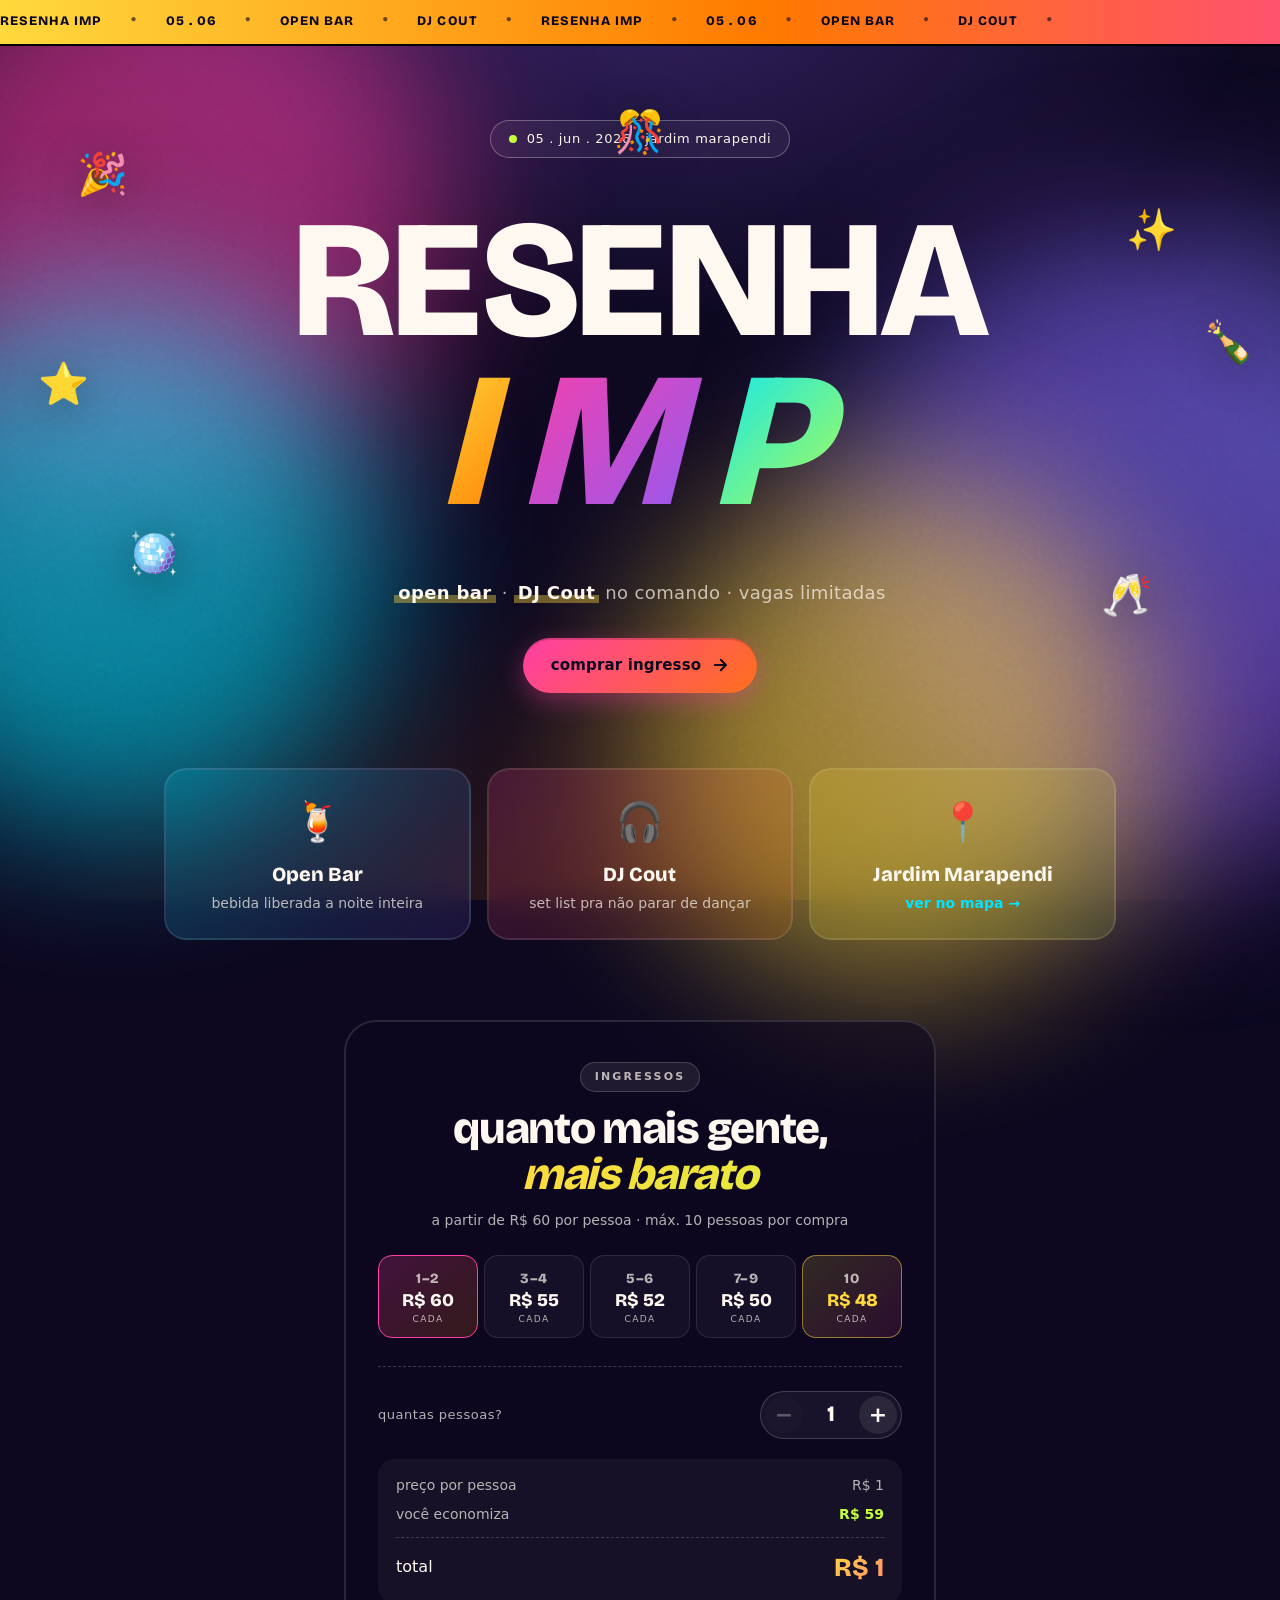
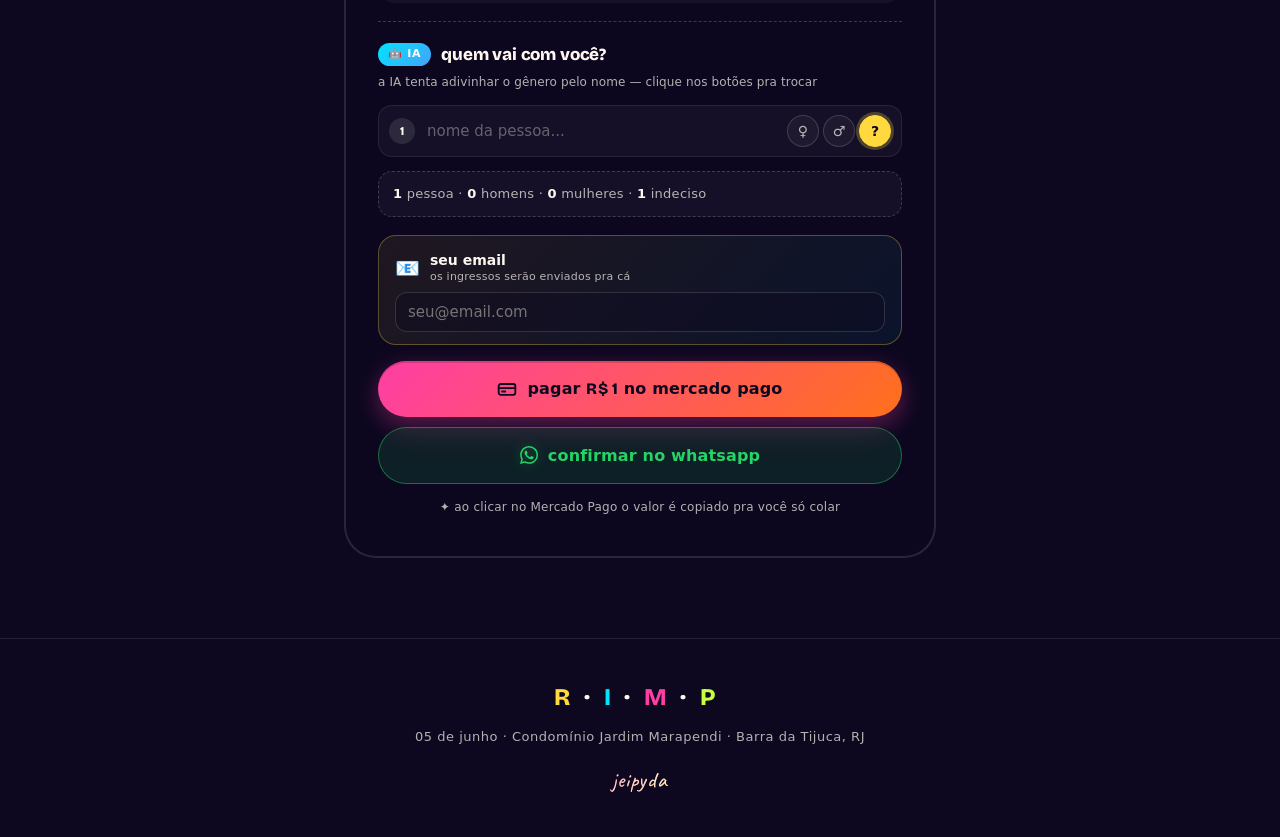
<file: index.html>
<!DOCTYPE html>
<html lang="pt-BR">
<head>
<meta charset="UTF-8" />
<meta name="viewport" content="width=device-width, initial-scale=1.0" />
<meta name="description" content="RESENHA IMP — 5 de junho · Jardim Marapendi · Open Bar · DJ Cout" />
<title>RESENHA IMP · 05.06</title>
<link rel="preconnect" href="https://fonts.googleapis.com" />
<link rel="preconnect" href="https://fonts.gstatic.com" crossorigin />
<link href="https://fonts.googleapis.com/css2?family=Bricolage+Grotesque:opsz,wght@12..96,400;12..96,600;12..96,800&family=Space+Grotesque:wght@400;500;700&family=Caveat:wght@500;700&display=swap" rel="stylesheet" />
<link rel="stylesheet" href="styles.css" />
</head>
<body>

<!-- BLOBS DE FUNDO -->
<div class="blob blob-1"></div>
<div class="blob blob-2"></div>
<div class="blob blob-3"></div>
<div class="blob blob-4"></div>
<div class="grain"></div>

<!-- TICKER -->
<div class="ticker">
  <div class="ticker-track">
    <span>RESENHA IMP</span><span class="dot">●</span>
    <span>05 . 06</span><span class="dot">●</span>
    <span>OPEN BAR</span><span class="dot">●</span>
    <span>DJ COUT</span><span class="dot">●</span>
    <span>RESENHA IMP</span><span class="dot">●</span>
    <span>05 . 06</span><span class="dot">●</span>
    <span>OPEN BAR</span><span class="dot">●</span>
    <span>DJ COUT</span><span class="dot">●</span>
  </div>
</div>

<!-- HERO -->
<header class="hero">
  <div class="floaters" aria-hidden="true">
    <span class="floater" style="--top: 14%; --left: 6%;  --d: 0s;">🎉</span>
    <span class="floater" style="--top: 22%; --left: 88%; --d: 0.6s;">✨</span>
    <span class="floater" style="--top: 68%; --left: 10%; --d: 1.2s;">🪩</span>
    <span class="floater" style="--top: 74%; --left: 86%; --d: 1.8s;">🥂</span>
    <span class="floater" style="--top: 8%;  --left: 48%; --d: 2.4s;">🎊</span>
    <span class="floater" style="--top: 44%; --left: 3%;  --d: 3s;">⭐</span>
    <span class="floater" style="--top: 38%; --left: 94%; --d: 3.6s;">🍾</span>
  </div>

  <div class="hero-tag">
    <span class="pulse"></span>
    <span>05 . jun . 2026 · jardim marapendi</span>
  </div>

  <h1 class="hero-title">
    <span class="word">RE</span><span class="word">SE</span><span class="word">NHA</span>
    <span class="hero-imp">
      <span class="imp-letter l1">I</span><span class="imp-letter l2">M</span><span class="imp-letter l3">P</span>
    </span>
  </h1>

  <p class="hero-sub">
    <strong>open bar</strong> · <strong>DJ Cout</strong> no comando · vagas limitadas
  </p>

  <div class="hero-cta">
    <a href="#ingressos" class="btn btn-primary">
      <span>comprar ingresso</span>
      <svg viewBox="0 0 24 24" width="18" height="18" fill="none" stroke="currentColor" stroke-width="2.5" stroke-linecap="round" stroke-linejoin="round"><path d="M5 12h14M13 5l7 7-7 7"/></svg>
    </a>
  </div>
</header>

<!-- HIGHLIGHTS COMPACTOS -->
<section class="highlights">
  <div class="hl-card hl-bar">
    <div class="hl-emoji">🍹</div>
    <h3>Open Bar</h3>
    <p>bebida liberada a noite inteira</p>
  </div>
  <div class="hl-card hl-dj">
    <div class="hl-emoji">🎧</div>
    <h3>DJ Cout</h3>
    <p>set list pra não parar de dançar</p>
  </div>
  <div class="hl-card hl-place">
    <div class="hl-emoji">📍</div>
    <h3>Jardim Marapendi</h3>
    <p><a href="https://www.google.com/maps/search/?api=1&query=Condomínio+Jardim+Marapendi+Barra+da+Tijuca" target="_blank" rel="noopener">ver no mapa →</a></p>
  </div>
</section>

<!-- INGRESSOS -->
<section class="tix" id="ingressos">
  <div class="tix-card">
    <span class="kicker">ingressos</span>
    <h2>quanto mais gente, <em>mais barato</em></h2>
    <p class="tix-sub">a partir de R$ 60 por pessoa · máx. 10 pessoas por compra</p>

    <!-- FAIXAS DE PREÇO POR PESSOA -->
    <div class="tier-grid">
      <div class="tier"><span class="tier-n">1–2</span><span class="tier-pp">R$ 60</span><span class="tier-each">cada</span></div>
      <div class="tier"><span class="tier-n">3–4</span><span class="tier-pp">R$ 55</span><span class="tier-each">cada</span></div>
      <div class="tier"><span class="tier-n">5–6</span><span class="tier-pp">R$ 52</span><span class="tier-each">cada</span></div>
      <div class="tier"><span class="tier-n">7–9</span><span class="tier-pp">R$ 50</span><span class="tier-each">cada</span></div>
      <div class="tier tier-best"><span class="tier-n">10</span><span class="tier-pp">R$ 48</span><span class="tier-each">cada</span></div>
    </div>

    <!-- CALCULADORA -->
    <div class="calc">
      <div class="calc-row">
        <span class="calc-label">quantas pessoas?</span>
        <div class="counter">
          <button type="button" class="cbtn" id="minus" aria-label="diminuir">−</button>
          <span class="count" id="qty">1</span>
          <button type="button" class="cbtn" id="plus" aria-label="aumentar">+</button>
        </div>
      </div>

      <div class="calc-break">
        <div class="brk"><span>preço por pessoa</span><span id="perPerson">R$ 60</span></div>
        <div class="brk brk-disc"><span>você economiza</span><span id="discount">R$ 0</span></div>
        <div class="brk brk-total"><span>total</span><span id="total">R$ 60</span></div>
      </div>

      <!-- LISTA DE NOMES + IA DE GÊNERO -->
      <div class="names-block">
        <div class="names-head">
          <span class="ai-tag">🤖 IA</span>
          <span class="names-title">quem vai com você?</span>
        </div>
        <p class="names-hint">a IA tenta adivinhar o gênero pelo nome — clique nos botões pra trocar</p>
        <div class="names-list" id="namesList"></div>
        <div class="names-summary" id="namesSummary">—</div>
      </div>

      <!-- EMAIL — pra receber os ingressos -->
      <div class="email-block">
        <label class="email-label" for="buyerEmail">
          <span class="email-icon">📧</span>
          <span class="email-text">
            <strong>seu email</strong>
            <small>os ingressos serão enviados pra cá</small>
          </span>
        </label>
        <input type="email" id="buyerEmail" class="email-input" placeholder="seu@email.com" autocomplete="email" required inputmode="email" />
        <span class="email-error" id="emailError" hidden>email inválido</span>
      </div>

      <div class="pay-stack">
        <button type="button" class="btn btn-primary big" onclick="pagarMP()">
          <svg viewBox="0 0 24 24" width="20" height="20" fill="none" stroke="currentColor" stroke-width="2.2" stroke-linecap="round" stroke-linejoin="round"><rect x="2" y="6" width="20" height="13" rx="2.5"/><path d="M2 11h20"/><path d="M6 15h4"/></svg>
          <span>pagar <strong id="mpAmount">R$ 60</strong> no mercado pago</span>
        </button>
        <button type="button" class="btn btn-wa big" onclick="comprar()">
          <svg viewBox="0 0 24 24" width="18" height="18" fill="currentColor"><path d="M20.52 3.48A11.78 11.78 0 0 0 12.06 0C5.5 0 .17 5.32.17 11.88c0 2.09.55 4.13 1.59 5.93L0 24l6.35-1.66a11.86 11.86 0 0 0 5.7 1.45h.01c6.55 0 11.88-5.33 11.88-11.88 0-3.17-1.23-6.15-3.42-8.43Zm-8.46 18.27a9.85 9.85 0 0 1-5.02-1.37l-.36-.21-3.77.99 1.01-3.67-.23-.38a9.86 9.86 0 1 1 18.27-5.23c0 5.43-4.41 9.87-9.9 9.87Zm5.42-7.39c-.3-.15-1.76-.87-2.03-.97s-.47-.15-.67.15-.77.97-.94 1.17c-.17.2-.35.22-.65.07-.3-.15-1.25-.46-2.38-1.47-.88-.78-1.47-1.74-1.64-2.04-.17-.3-.02-.46.13-.61.13-.13.3-.35.45-.52.15-.17.2-.3.3-.5.1-.2.05-.37-.02-.52-.07-.15-.67-1.62-.92-2.21-.24-.58-.49-.5-.67-.51l-.57-.01c-.2 0-.52.07-.79.37-.27.3-1.04 1.02-1.04 2.49 0 1.47 1.07 2.89 1.22 3.09.15.2 2.1 3.21 5.09 4.5.71.31 1.27.5 1.7.64.71.23 1.36.2 1.87.12.57-.08 1.76-.72 2.01-1.41.25-.69.25-1.28.17-1.41-.07-.13-.27-.2-.57-.35Z"/></svg>
          <span>confirmar no whatsapp</span>
        </button>
      </div>

      <p class="pay-tip">✦ ao clicar no Mercado Pago o valor é copiado pra você só colar</p>
    </div>
  </div>
</section>

<!-- TOAST -->
<div class="toast" id="toast"></div>

<!-- FOOTER -->
<footer class="footer">
  <div class="footer-mark">
    <span>R</span><span>·</span><span>I</span><span>·</span><span>M</span><span>·</span><span>P</span>
  </div>
  <p>05 de junho · Condomínio Jardim Marapendi · Barra da Tijuca, RJ</p>
  <p class="footer-signature">jeipyda</p>
</footer>

<script src="script.js"></script>
</body>
</html>
</file>
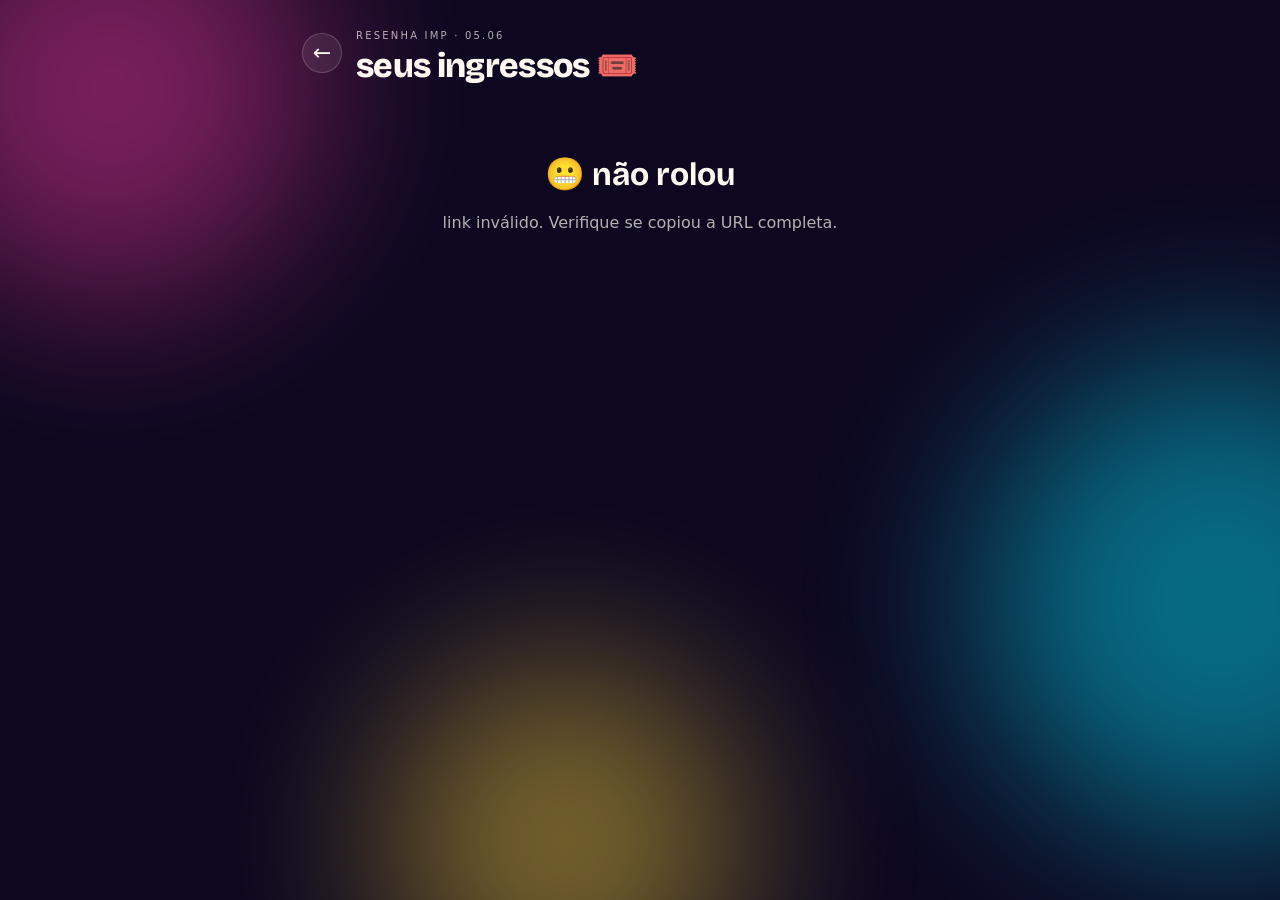
<file: ingresso.html>
<!DOCTYPE html>
<html lang="pt-BR">
<head>
<meta charset="UTF-8" />
<meta name="viewport" content="width=device-width, initial-scale=1.0" />
<meta name="robots" content="noindex,nofollow" />
<title>Seus Ingressos · RESENHA IMP</title>
<link rel="preconnect" href="https://fonts.googleapis.com" />
<link rel="preconnect" href="https://fonts.gstatic.com" crossorigin />
<link href="https://fonts.googleapis.com/css2?family=Bricolage+Grotesque:opsz,wght@12..96,400;12..96,600;12..96,800&family=Space+Grotesque:wght@400;500;700&display=swap" rel="stylesheet" />
<link rel="stylesheet" href="/ingresso.css" />
</head>
<body>

<div class="blob blob-1"></div>
<div class="blob blob-2"></div>
<div class="blob blob-3"></div>

<header class="t-header">
  <a href="/" class="back" aria-label="voltar">←</a>
  <div class="t-title">
    <span class="kicker">RESENHA IMP · 05.06</span>
    <h1>seus ingressos 🎟️</h1>
  </div>
</header>

<div class="t-loader" id="loader">
  <div class="spinner"></div>
  <p>buscando seus ingressos...</p>
</div>

<div class="t-error" id="error" hidden>
  <h2>😬 não rolou</h2>
  <p id="errorMsg">não encontramos ingressos com esse link.</p>
</div>

<main class="t-list" id="ticketList" hidden></main>

<footer class="t-footer" id="footer" hidden>
  <p class="t-note">💾 <strong>salve essa página!</strong> clique em cada pessoa pra ver o QR code dela. Esse link é vitalício e só você tem ele.</p>
  <div class="t-actions">
    <button class="btn" id="copyLink">copiar link</button>
    <button class="btn" id="waLink">mandar pro whatsapp</button>
  </div>
  <div class="t-meta">
    <span id="stats"></span>
  </div>
</footer>

<div class="toast" id="toast"></div>

<script src="/ingresso.js"></script>
</body>
</html>
</file>
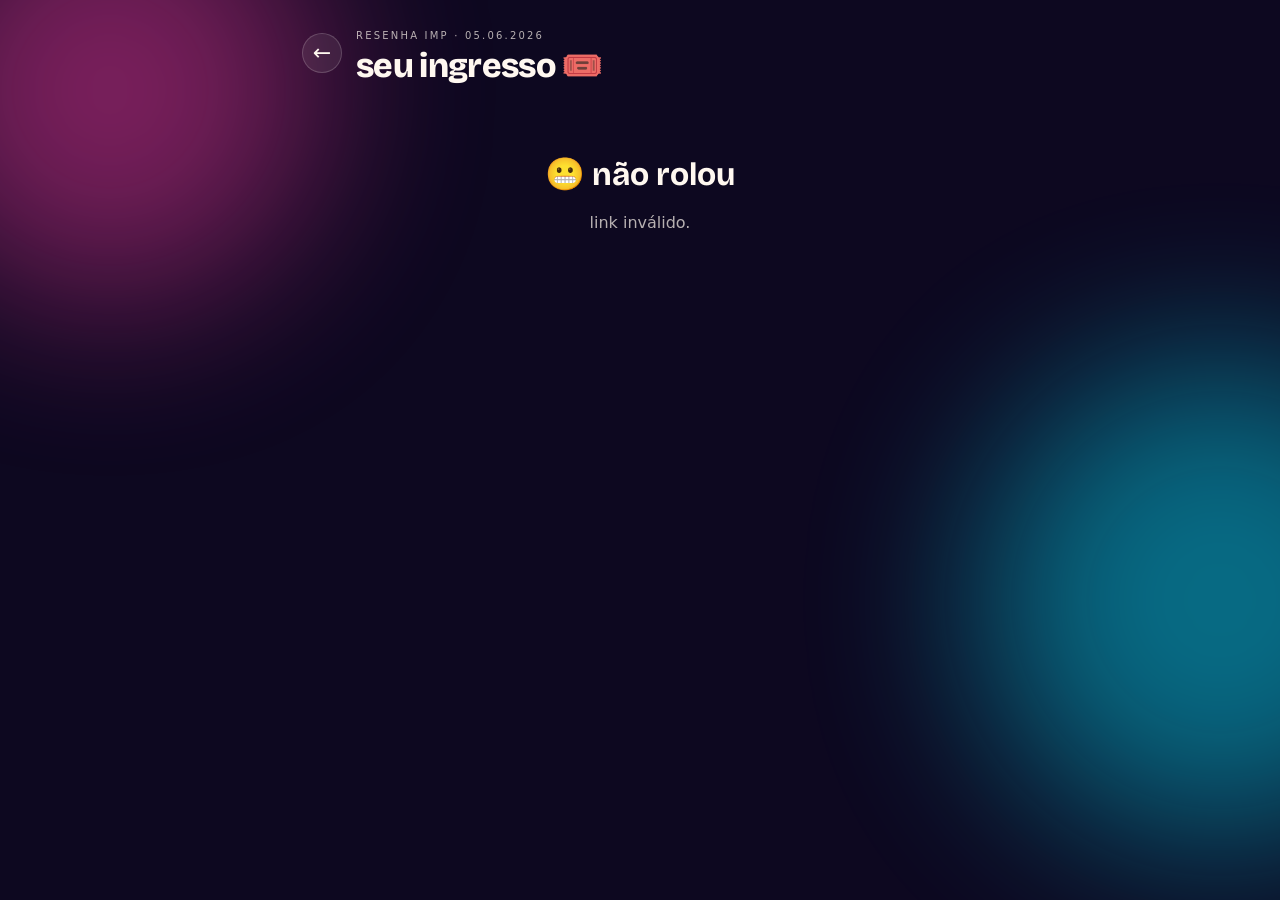
<file: ticket.html>
<!DOCTYPE html>
<html lang="pt-BR">
<head>
<meta charset="UTF-8" />
<meta name="viewport" content="width=device-width, initial-scale=1.0" />
<meta name="robots" content="noindex,nofollow" />
<title>Seu ingresso · RESENHA IMP</title>
<link rel="preconnect" href="https://fonts.googleapis.com" />
<link rel="preconnect" href="https://fonts.gstatic.com" crossorigin />
<link href="https://fonts.googleapis.com/css2?family=Bricolage+Grotesque:opsz,wght@12..96,400;12..96,600;12..96,800&family=Space+Grotesque:wght@400;500;700&display=swap" rel="stylesheet" />
<link rel="stylesheet" href="/ingresso.css" />
<link rel="stylesheet" href="/ticket.css" />
</head>
<body>

<div class="blob blob-1"></div>
<div class="blob blob-2"></div>

<header class="t-header">
  <a href="#" id="backToGroup" class="back" aria-label="voltar">←</a>
  <div class="t-title">
    <span class="kicker">RESENHA IMP · 05.06.2026</span>
    <h1>seu ingresso 🎟️</h1>
  </div>
</header>

<div class="t-loader" id="loader">
  <div class="spinner"></div>
  <p>buscando seu ingresso...</p>
</div>

<div class="t-error" id="error" hidden>
  <h2>😬 não rolou</h2>
  <p id="errorMsg">não encontramos esse ingresso.</p>
</div>

<main class="single-ticket" id="single" hidden>
  <div class="big-qr-wrap">
    <div class="big-qr" id="qrBox">
      <img id="qrImg" alt="QR" loading="eager" />
      <div class="qr-refresh-overlay" id="qrRefreshOverlay" hidden>
        <div class="qr-spinner"></div>
      </div>
    </div>
    <div class="big-status" id="status">✓ válido</div>
    <div class="qr-countdown" id="countdown">
      <div class="qr-countdown-bar" id="countdownBar"></div>
      <span class="qr-countdown-text" id="countdownText">🔄 renova em 10s</span>
    </div>
  </div>

  <div class="big-info">
    <h2 id="name">—</h2>
    <span class="gender-pill" id="gender">—</span>
    <div class="ticket-code" id="code">—</div>
  </div>

  <div class="big-where">
    <div class="where-line"><strong>quando</strong> 5 de junho · sex · 20h</div>
    <div class="where-line"><strong>onde</strong> Condomínio Jardim Marapendi</div>
  </div>

  <p class="big-note">💾 salve essa página · mostre o QR na entrada</p>

  <div class="big-actions">
    <button class="btn" id="copyLink">copiar link</button>
    <button class="btn" id="waLink">mandar pro whatsapp</button>
    <a class="btn btn-ghost" id="seeGroup" href="#">ver todos do grupo</a>
  </div>
</main>

<div class="toast" id="toast"></div>

<script src="/ticket.js"></script>
</body>
</html>
</file>
<file: styles.css>
/* ============================================
   RESENHA IMP — STYLES
============================================ */

:root {
  --pink: #ff3ea5;
  --yellow: #ffd93d;
  --cyan: #00e5ff;
  --purple: #8b5cf6;
  --orange: #ff7a00;
  --lime: #c5ff3d;
  --bg: #0d0820;
  --ink: #fff8f0;
  --ink-soft: rgba(255, 248, 240, 0.7);
}

* { box-sizing: border-box; margin: 0; padding: 0; }

/* garante que [hidden] funcione mesmo em elementos com display:flex/block/inline-block */
[hidden] { display: none !important; }

/* evita zoom acidental ao dar dois toques rápidos em botões/inputs */
button, a, .btn, .cbtn, input, select, textarea {
  touch-action: manipulation;
  -webkit-tap-highlight-color: transparent;
}

/* RESPEITA acessibilidade: se o usuário pediu menos animação, mata tudo */
@media (prefers-reduced-motion: reduce) {
  *, *::before, *::after {
    animation-duration: 0.01ms !important;
    animation-iteration-count: 1 !important;
    transition-duration: 0.05ms !important;
  }
  .sparkle, .blob, .floater, .grain, .cursor-glow { display: none !important; }
}

html { scroll-behavior: smooth; }

body {
  font-family: 'Space Grotesque', -apple-system, system-ui, sans-serif;
  background: var(--bg);
  color: var(--ink);
  overflow-x: hidden;
  position: relative;
  min-height: 100vh;
  line-height: 1.5;
}

/* gradientes ambientes em pseudo-elemento FIXED — funciona no mobile (background-attachment:fixed é bugado no iOS) */
body::before {
  content: '';
  position: fixed;
  inset: 0;
  z-index: 0;
  pointer-events: none;
  background:
    radial-gradient(ellipse 80% 60% at 50% 0%,   rgba(139, 92, 246, 0.28), transparent 60%),
    radial-gradient(ellipse 70% 50% at 0% 50%,   rgba(255, 62, 165, 0.18), transparent 60%),
    radial-gradient(ellipse 70% 50% at 100% 50%, rgba(0, 229, 255, 0.16), transparent 60%),
    radial-gradient(ellipse 80% 60% at 50% 100%, rgba(255, 122, 0, 0.14), transparent 60%);
}

/* ===== BLOBS DE FUNDO ===== */
.blob {
  position: fixed;
  border-radius: 50%;
  filter: blur(80px);
  opacity: 0.55;
  z-index: 0;
  pointer-events: none;
  will-change: transform;
}
/* blobs ESCALAM com o viewport pra ficar proporcionais em qualquer tela */
.blob-1 { width: clamp(380px, 45vw, 900px); height: clamp(380px, 45vw, 900px); background: var(--pink);   top: -10%; left: -10%;  animation: float 18s ease-in-out infinite; }
.blob-2 { width: clamp(420px, 50vw, 1000px); height: clamp(420px, 50vw, 1000px); background: var(--purple); top: 25%;  right: -15%; animation: float 22s ease-in-out infinite reverse; }
.blob-3 { width: clamp(360px, 42vw, 850px); height: clamp(360px, 42vw, 850px); background: var(--cyan);   bottom: 8%; left: -12%;  animation: float 20s ease-in-out infinite; animation-delay: -5s; }
.blob-4 { width: clamp(340px, 40vw, 800px); height: clamp(340px, 40vw, 800px); background: var(--yellow); bottom: -10%; right: 10%; animation: float 24s ease-in-out infinite reverse; animation-delay: -8s; }

@keyframes float {
  0%, 100% { transform: translate(0, 0) scale(1); }
  33% { transform: translate(60px, -40px) scale(1.08); }
  66% { transform: translate(-40px, 60px) scale(0.95); }
}

/* ===== GRÃO ===== */
.grain {
  position: fixed;
  inset: 0;
  z-index: 1;
  pointer-events: none;
  opacity: 0.08;
  mix-blend-mode: overlay;
  background-image: url("data:image/svg+xml,%3Csvg viewBox='0 0 200 200' xmlns='http://www.w3.org/2000/svg'%3E%3Cfilter id='n'%3E%3CfeTurbulence type='fractalNoise' baseFrequency='0.9' numOctaves='3'/%3E%3C/filter%3E%3Crect width='100%25' height='100%25' filter='url(%23n)'/%3E%3C/svg%3E");
}

/* ===== TICKER ===== */
.ticker {
  position: relative;
  z-index: 5;
  background: linear-gradient(90deg, var(--yellow), var(--orange), var(--pink), var(--purple), var(--cyan), var(--yellow));
  background-size: 300% 100%;
  animation: hueShift 8s linear infinite;
  border-bottom: 2px solid #000;
  overflow: hidden;
  padding: 12px 0;
}

@keyframes hueShift {
  to { background-position: 300% 0; }
}

.ticker-track {
  display: flex;
  gap: 28px;
  white-space: nowrap;
  animation: tick 24s linear infinite;
  font-family: 'Bricolage Grotesque', sans-serif;
  font-weight: 800;
  letter-spacing: 0.08em;
  font-size: 13px;
  color: #0d0820;
  text-transform: uppercase;
}
.ticker-track .dot { font-size: 10px; opacity: 0.6; }

@keyframes tick {
  to { transform: translateX(-50%); }
}

/* ===== HERO ===== */
.hero {
  position: relative;
  z-index: 2;
  min-height: 78vh;
  display: flex;
  flex-direction: column;
  align-items: center;
  justify-content: center;
  padding: 50px 24px 30px;
  text-align: center;
}

.hero-tag {
  display: inline-flex;
  align-items: center;
  gap: 10px;
  padding: 8px 18px;
  border: 1.5px solid rgba(255, 248, 240, 0.3);
  border-radius: 100px;
  backdrop-filter: blur(12px);
  background: rgba(255, 248, 240, 0.05);
  font-size: 13px;
  letter-spacing: 0.05em;
  margin-bottom: 28px;
  text-transform: lowercase;
}
.pulse {
  width: 8px; height: 8px;
  background: var(--lime);
  border-radius: 50%;
  box-shadow: 0 0 0 0 var(--lime);
  animation: pulse 2s infinite;
}
@keyframes pulse {
  0% { box-shadow: 0 0 0 0 rgba(197, 255, 61, 0.6); }
  70% { box-shadow: 0 0 0 12px rgba(197, 255, 61, 0); }
  100% { box-shadow: 0 0 0 0 rgba(197, 255, 61, 0); }
}

.hero-title {
  position: relative;
  z-index: 2;
  font-family: 'Bricolage Grotesque', sans-serif;
  font-weight: 800;
  font-size: clamp(56px, 13vw, 184px);
  line-height: 0.9;
  letter-spacing: -0.02em;
  margin-bottom: 22px;
  text-transform: uppercase;
  padding: 0.12em 0.04em;
}
.word {
  display: inline-block;
  color: var(--ink);
  padding: 0 0.01em;
  transition: transform 0.4s cubic-bezier(.2,.8,.2,1);
  animation: letterIn 0.8s cubic-bezier(.34,1.56,.64,1) backwards;
}
.word:nth-of-type(1) { animation-delay: 0.05s; }
.word:nth-of-type(2) { animation-delay: 0.15s; }
.word:nth-of-type(3) { animation-delay: 0.25s; }
.word:hover { transform: translateY(-10px) rotate(-3deg); }

.hero-imp {
  display: block;
  margin-top: -0.05em;
  font-size: 1.15em;
  letter-spacing: 0;
  padding: 0 0.04em;
  animation: impWobble 8s ease-in-out infinite;
}
@keyframes impWobble {
  0%, 100% { transform: rotate(0); }
  25% { transform: rotate(-1deg); }
  75% { transform: rotate(1deg); }
}

.imp-letter {
  display: inline-block;
  font-style: italic;
  padding: 0.05em 0.18em 0.05em 0.05em;
  margin-right: -0.05em;
  background-size: 200% 200%;
  -webkit-background-clip: text;
  background-clip: text;
  color: transparent;
  animation: shine 3s ease-in-out infinite, letterIn 0.8s cubic-bezier(.34,1.56,.64,1) backwards;
  transition: transform 0.3s;
}
.l1 { background-image: linear-gradient(135deg, var(--yellow), var(--orange), var(--pink)); animation-delay: 0s, 0.5s; }
.l2 { background-image: linear-gradient(135deg, var(--pink), var(--purple), var(--cyan));   animation-delay: 0.4s, 0.6s; }
.l3 { background-image: linear-gradient(135deg, var(--cyan), var(--lime), var(--yellow));   animation-delay: 0.8s, 0.7s; }

@keyframes shine {
  0%, 100% { background-position: 0% 50%; }
  50% { background-position: 100% 50%; }
}
@keyframes letterIn {
  from { opacity: 0; transform: translateY(60px) scale(0.6) rotate(-12deg); }
  to   { opacity: 1; transform: translateY(0)    scale(1)   rotate(0); }
}

/* ===== FLOATERS (decorações flutuantes) ===== */
.floaters {
  position: absolute;
  inset: 0;
  pointer-events: none;
  z-index: 1;
  overflow: hidden;
}
.floater {
  position: absolute;
  top: var(--top);
  left: var(--left);
  font-size: clamp(22px, 3.2vw, 42px);
  filter: drop-shadow(0 8px 22px rgba(0, 0, 0, 0.35));
  animation: floatBob 6s ease-in-out infinite;
  animation-delay: var(--d);
  will-change: transform;
}
@keyframes floatBob {
  0%, 100% { transform: translateY(0) rotate(-10deg) scale(1); }
  50%      { transform: translateY(-32px) rotate(14deg) scale(1.1); }
}

.hero-sub {
  font-size: clamp(15px, 1.8vw, 18px);
  max-width: 520px;
  color: var(--ink-soft);
  margin-bottom: 32px;
  letter-spacing: 0.02em;
}
.hero-sub strong {
  color: var(--ink);
  font-weight: 700;
  background: linear-gradient(180deg, transparent 60%, rgba(255, 217, 61, 0.4) 60%);
  padding: 0 4px;
}

.hero-cta {
  display: flex;
  gap: 14px;
  flex-wrap: wrap;
  justify-content: center;
}

.btn {
  display: inline-flex;
  align-items: center;
  gap: 10px;
  padding: 16px 28px;
  border-radius: 100px;
  font-weight: 600;
  font-size: 15px;
  text-decoration: none;
  cursor: pointer;
  border: none;
  font-family: inherit;
  transition: transform 0.25s cubic-bezier(.2,.8,.2,1), box-shadow 0.25s;
  letter-spacing: 0.01em;
}
.btn-primary {
  position: relative;
  background: linear-gradient(135deg, var(--pink), var(--orange) 60%, var(--yellow));
  background-size: 200% 200%;
  color: #0d0820;
  box-shadow: 0 8px 24px rgba(255, 62, 165, 0.35), 0 2px 0 rgba(0,0,0,0.15) inset;
  animation: btnShine 4s ease-in-out infinite;
}
@keyframes btnShine {
  0%, 100% { background-position: 0% 50%; }
  50%      { background-position: 100% 50%; }
}
.btn-primary:hover {
  transform: translateY(-3px) scale(1.02);
  box-shadow: 0 14px 32px rgba(255, 62, 165, 0.5);
}
.btn-primary:not(.big) svg { animation: arrowBob 1.6s ease-in-out infinite; }
@keyframes arrowBob {
  0%, 100% { transform: translateX(0); }
  50%      { transform: translateX(4px); }
}

.btn.big {
  width: 100%;
  justify-content: center;
  padding: 18px;
  font-size: 16px;
}
.btn-primary.big {
  animation: btnGlow 3s ease-in-out infinite, btnShine 4s ease-in-out infinite;
}
@keyframes btnGlow {
  0%, 100% { box-shadow: 0 8px 24px rgba(255, 62, 165, 0.35), 0 2px 0 rgba(0,0,0,0.15) inset; }
  50%      { box-shadow: 0 14px 44px rgba(255, 62, 165, 0.65), 0 0 60px rgba(255, 217, 61, 0.35), 0 2px 0 rgba(0,0,0,0.15) inset; }
}

/* ===== CAMPO DE EMAIL ===== */
.email-block {
  margin-bottom: 16px;
  padding: 16px 16px 12px;
  border-radius: 18px;
  background: linear-gradient(135deg, rgba(255, 217, 61, 0.08), rgba(0, 229, 255, 0.06));
  border: 1.5px solid rgba(255, 217, 61, 0.3);
}
.email-label {
  display: flex;
  align-items: center;
  gap: 10px;
  margin-bottom: 8px;
  cursor: pointer;
}
.email-icon { font-size: 20px; }
.email-text { display: flex; flex-direction: column; line-height: 1.2; }
.email-text strong { font-size: 14px; color: var(--ink); font-weight: 700; }
.email-text small { font-size: 11px; color: var(--ink-soft); letter-spacing: 0.02em; margin-top: 2px; }
.email-input {
  width: 100%;
  padding: 10px 12px;
  border-radius: 12px;
  border: 1.5px solid rgba(255, 248, 240, 0.15);
  background: rgba(13, 8, 32, 0.4);
  color: var(--ink);
  font-family: inherit;
  font-size: 15px;
  transition: border-color 0.2s, background 0.2s;
}
.email-input:focus {
  outline: none;
  border-color: var(--yellow);
  background: rgba(13, 8, 32, 0.6);
}
.email-input.invalid {
  border-color: var(--pink);
  background: rgba(255, 62, 165, 0.06);
}
.email-error {
  display: inline-block;
  margin-top: 6px;
  font-size: 12px;
  color: var(--pink);
  font-weight: 600;
}

/* ===== STACK DE PAGAMENTO + WHATSAPP ===== */
.pay-stack {
  display: flex;
  flex-direction: column;
  gap: 10px;
  margin-bottom: 14px;
}
.btn-primary.big strong {
  font-weight: 800;
  font-family: 'Bricolage Grotesque', sans-serif;
  letter-spacing: 0.01em;
}
#mpAmount.bump {
  display: inline-block;
  animation: popTotal 0.4s cubic-bezier(.34,1.56,.64,1);
}

.btn-wa {
  background: rgba(37, 211, 102, 0.12);
  color: #25D366;
  border: 1.5px solid rgba(37, 211, 102, 0.45);
  backdrop-filter: blur(10px);
  transition: background 0.25s, transform 0.25s, box-shadow 0.25s;
}
.btn-wa:hover {
  background: rgba(37, 211, 102, 0.22);
  transform: translateY(-3px);
  box-shadow: 0 10px 28px rgba(37, 211, 102, 0.25);
}
.btn-wa svg {
  filter: drop-shadow(0 0 6px rgba(37, 211, 102, 0.4));
}

.pay-tip {
  font-size: 12px;
  color: var(--ink-soft);
  text-align: center;
  letter-spacing: 0.02em;
  margin-top: 4px;
}

/* ===== BLOCO DE NOMES + IA (INLINE) ===== */
.names-block {
  border-top: 1px dashed rgba(255, 248, 240, 0.2);
  padding-top: 20px;
  margin-top: 6px;
  margin-bottom: 18px;
  text-align: left;
}
.names-head {
  display: flex;
  align-items: center;
  gap: 10px;
  margin-bottom: 6px;
}
.names-title {
  font-family: 'Bricolage Grotesque', sans-serif;
  font-weight: 800;
  font-size: 17px;
  letter-spacing: -0.01em;
  color: var(--ink);
}
.names-hint {
  font-size: 12px;
  color: var(--ink-soft);
  margin-bottom: 14px;
  letter-spacing: 0.01em;
}
.ai-tag {
  display: inline-block;
  padding: 3px 10px;
  border-radius: 100px;
  background: linear-gradient(135deg, var(--cyan), var(--purple));
  background-size: 200% 200%;
  color: white;
  font-size: 11px;
  font-weight: 700;
  letter-spacing: 0.06em;
  text-transform: uppercase;
  animation: shine 3s ease-in-out infinite;
}

.names-list {
  display: flex;
  flex-direction: column;
  gap: 8px;
  margin-bottom: 14px;
}
.name-row {
  display: flex;
  align-items: center;
  gap: 8px;
  padding: 8px 10px;
  border-radius: 14px;
  background: rgba(255, 248, 240, 0.04);
  border: 1.5px solid rgba(255, 248, 240, 0.08);
  transition: border-color 0.25s, background 0.25s;
  flex-wrap: wrap;
  animation: rowIn 0.45s cubic-bezier(.34,1.56,.64,1);
}
@keyframes rowIn {
  from { opacity: 0; transform: translateY(-12px) scale(0.96); }
  to   { opacity: 1; transform: translateY(0)     scale(1); }
}
.name-row:focus-within {
  border-color: rgba(255, 62, 165, 0.45);
  background: rgba(255, 62, 165, 0.05);
}

.name-num {
  width: 26px;
  height: 26px;
  border-radius: 50%;
  background: rgba(255, 248, 240, 0.1);
  color: var(--ink);
  font-family: 'Bricolage Grotesque', sans-serif;
  font-weight: 800;
  font-size: 12px;
  display: flex;
  align-items: center;
  justify-content: center;
  flex-shrink: 0;
}
.name-input {
  flex: 1;
  min-width: 100px;
  padding: 8px 4px;
  background: transparent;
  border: none;
  color: var(--ink);
  font-family: inherit;
  font-size: 15px;
}
.name-input:focus { outline: none; }
.name-input::placeholder { color: rgba(255, 248, 240, 0.35); }

.ai-mark {
  display: inline-flex;
  align-items: center;
  font-size: 11px;
  color: var(--cyan);
  opacity: 0;
  transition: opacity 0.3s;
  flex-shrink: 0;
}
.name-row.predicted .ai-mark { opacity: 0.85; }
.name-row.manual   .ai-mark { opacity: 0; }

.gender-pills {
  display: flex;
  gap: 4px;
  flex-shrink: 0;
}
.gp {
  width: 32px;
  height: 32px;
  border-radius: 50%;
  border: 1.5px solid rgba(255, 248, 240, 0.16);
  background: rgba(255, 248, 240, 0.04);
  color: var(--ink-soft);
  font-size: 14px;
  font-weight: 700;
  cursor: pointer;
  transition: all 0.25s cubic-bezier(.34,1.56,.64,1);
  font-family: inherit;
  display: flex;
  align-items: center;
  justify-content: center;
  padding: 0;
}
.gp:hover { transform: scale(1.1); border-color: rgba(255, 248, 240, 0.4); }

.gp[data-g="F"].active { background: var(--pink);   color: white;   border-color: var(--pink);   box-shadow: 0 0 0 3px rgba(255, 62, 165, 0.25); }
.gp[data-g="M"].active { background: var(--cyan);   color: #0d0820; border-color: var(--cyan);   box-shadow: 0 0 0 3px rgba(0, 229, 255, 0.25); }
.gp[data-g="?"].active { background: var(--yellow); color: #0d0820; border-color: var(--yellow); box-shadow: 0 0 0 3px rgba(255, 217, 61, 0.25); }
.gp.active { animation: gpPop 0.4s cubic-bezier(.34,1.56,.64,1); }
@keyframes gpPop {
  0%   { transform: scale(1); }
  50%  { transform: scale(1.25); }
  100% { transform: scale(1); }
}

.names-summary {
  padding: 12px 14px;
  border-radius: 14px;
  background: rgba(255, 248, 240, 0.04);
  border: 1px dashed rgba(255, 248, 240, 0.18);
  font-size: 13px;
  color: var(--ink-soft);
  margin-bottom: 16px;
  letter-spacing: 0.02em;
}
.names-summary strong { color: var(--ink); font-weight: 700; }

@media (max-width: 480px) {
  .name-row { padding: 8px; }
  .gp { width: 28px; height: 28px; font-size: 13px; }
}

/* ===== BOTÃO LOADING ===== */
.btn.loading {
  position: relative;
  color: transparent !important;
  pointer-events: none;
}
.btn.loading svg { opacity: 0; }
.btn.loading::after {
  content: '';
  position: absolute;
  top: 50%;
  left: 50%;
  width: 22px;
  height: 22px;
  margin: -11px 0 0 -11px;
  border: 2.5px solid rgba(13, 8, 32, 0.25);
  border-top-color: #0d0820;
  border-radius: 50%;
  animation: spin 0.7s linear infinite;
}
@keyframes spin {
  to { transform: rotate(360deg); }
}

/* ===== BANNER DE SUCESSO (após pagamento) ===== */
.success-banner {
  position: fixed;
  inset: 0;
  z-index: 2000;
  display: flex;
  align-items: center;
  justify-content: center;
  padding: 20px;
  background: rgba(13, 8, 32, 0.85);
  backdrop-filter: blur(10px);
  animation: fadeIn 0.4s ease-out;
}
@keyframes fadeIn { from { opacity: 0; } to { opacity: 1; } }

.sb-card {
  position: relative;
  width: min(540px, 100%);
  padding: 40px 28px 28px;
  border-radius: 26px;
  background: linear-gradient(160deg, rgba(255, 62, 165, 0.2), rgba(13, 8, 32, 0.95) 40%, rgba(0, 229, 255, 0.18));
  border: 2px solid rgba(255, 217, 61, 0.4);
  box-shadow: 0 24px 60px rgba(0,0,0,0.5), 0 0 80px rgba(255, 62, 165, 0.25);
  text-align: center;
  animation: sbIn 0.5s cubic-bezier(.34,1.56,.64,1);
}
@keyframes sbIn {
  from { opacity: 0; transform: translateY(40px) scale(0.94); }
  to   { opacity: 1; transform: translateY(0) scale(1); }
}
.sb-emoji { font-size: 56px; margin-bottom: 10px; animation: bounce 1.6s ease-in-out infinite; }
@keyframes bounce {
  0%, 100% { transform: translateY(0); }
  50% { transform: translateY(-10px); }
}
.sb-card h2 {
  font-family: 'Bricolage Grotesque', sans-serif;
  font-size: clamp(26px, 4.5vw, 38px);
  font-weight: 800;
  margin-bottom: 10px;
  letter-spacing: -0.02em;
  background: linear-gradient(135deg, var(--yellow), var(--lime));
  -webkit-background-clip: text;
  background-clip: text;
  color: transparent;
}
.sb-card > p {
  color: var(--ink-soft);
  font-size: 14px;
  margin-bottom: 18px;
}
.sb-card strong { color: var(--yellow); }
.sb-url {
  padding: 12px 14px;
  border-radius: 12px;
  background: rgba(13, 8, 32, 0.6);
  border: 1px dashed rgba(255, 217, 61, 0.45);
  font-family: monospace;
  font-size: 13px;
  word-break: break-all;
  margin-bottom: 18px;
  color: var(--yellow);
}
.sb-actions {
  display: flex;
  flex-direction: column;
  gap: 10px;
}
.sb-actions .btn { width: 100%; justify-content: center; padding: 14px; font-size: 14px; }
.sb-close {
  position: absolute;
  top: 12px; right: 14px;
  width: 32px; height: 32px;
  border-radius: 50%;
  border: none;
  background: rgba(255, 248, 240, 0.08);
  color: var(--ink);
  font-size: 22px;
  line-height: 1;
  cursor: pointer;
  transition: all 0.2s;
}
.sb-close:hover { background: var(--pink); color: white; transform: rotate(90deg); }

/* ===== TOAST ===== */
.toast {
  position: fixed;
  bottom: 28px;
  left: 50%;
  transform: translate(-50%, 110%);
  padding: 12px 22px;
  background: var(--lime);
  color: #0d0820;
  font-weight: 700;
  font-size: 14px;
  letter-spacing: 0.02em;
  border-radius: 100px;
  z-index: 1000;
  opacity: 0;
  pointer-events: none;
  box-shadow: 0 12px 30px rgba(197, 255, 61, 0.4);
  transition: transform 0.5s cubic-bezier(.34,1.56,.64,1), opacity 0.3s;
}
.toast.show {
  opacity: 1;
  transform: translate(-50%, 0);
}

/* ===== HIGHLIGHTS ===== */
.highlights {
  position: relative;
  z-index: 2;
  padding: 20px 24px 60px;
  display: grid;
  grid-template-columns: repeat(auto-fit, minmax(220px, 1fr));
  gap: 16px;
  max-width: 1000px;
  margin: 0 auto;
}
.hl-card {
  padding: 24px 22px;
  border-radius: 22px;
  border: 2px solid rgba(255, 248, 240, 0.1);
  backdrop-filter: blur(14px);
  text-align: center;
  transition: transform 0.4s cubic-bezier(.2,.8,.2,1);
}
.hl-card { animation: cardFloat 5s ease-in-out infinite; }
.hl-card:nth-child(1) { animation-delay: 0s; }
.hl-card:nth-child(2) { animation-delay: 0.6s; }
.hl-card:nth-child(3) { animation-delay: 1.2s; }
@keyframes cardFloat {
  0%, 100% { transform: translateY(0); }
  50%      { transform: translateY(-6px); }
}
.hl-card:hover {
  transform: translateY(-10px) rotate(-1deg) scale(1.03);
  animation-play-state: paused;
}
.hl-bar { background: linear-gradient(135deg, rgba(0, 229, 255, 0.18), rgba(139, 92, 246, 0.12)); }
.hl-dj { background: linear-gradient(135deg, rgba(255, 62, 165, 0.18), rgba(255, 122, 0, 0.12)); }
.hl-place { background: linear-gradient(135deg, rgba(255, 217, 61, 0.18), rgba(197, 255, 61, 0.12)); }

.hl-emoji {
  font-size: 38px;
  margin-bottom: 8px;
  display: inline-block;
  transition: transform 0.4s;
}
.hl-card:hover .hl-emoji { transform: rotate(-12deg) scale(1.1); }
.hl-card h3 {
  font-family: 'Bricolage Grotesque', sans-serif;
  font-size: 20px;
  font-weight: 800;
  margin-bottom: 4px;
}
.hl-card p { color: var(--ink-soft); font-size: 14px; }
.hl-card a { color: var(--cyan); text-decoration: none; font-weight: 600; }
.hl-card a:hover { text-decoration: underline; }

/* ===== INGRESSOS ===== */
.tix {
  position: relative;
  z-index: 2;
  padding: 20px 24px 80px;
  max-width: 640px;
  margin: 0 auto;
}
.tix-card {
  padding: 40px 32px;
  border-radius: 32px;
  border: 2px solid rgba(255, 248, 240, 0.12);
  background: rgba(13, 8, 32, 0.55);
  backdrop-filter: blur(20px);
  text-align: center;
}

.kicker {
  display: inline-block;
  font-size: 11px;
  font-weight: 700;
  letter-spacing: 0.2em;
  text-transform: uppercase;
  padding: 6px 14px;
  border-radius: 100px;
  background: rgba(255, 248, 240, 0.08);
  border: 1px solid rgba(255, 248, 240, 0.18);
  margin-bottom: 14px;
  color: var(--ink-soft);
}

.tix h2 {
  font-family: 'Bricolage Grotesque', sans-serif;
  font-size: clamp(28px, 4.5vw, 44px);
  font-weight: 800;
  line-height: 1.05;
  letter-spacing: -0.03em;
}
.tix h2 em {
  display: inline-block;
  font-style: italic;
  padding: 0 0.18em 0 0.04em;
  margin-right: -0.1em;
  background: linear-gradient(135deg, var(--yellow), var(--lime));
  -webkit-background-clip: text;
  background-clip: text;
  color: transparent;
}
.tix-sub {
  color: var(--ink-soft);
  font-size: 14px;
  margin: 12px 0 24px;
}

/* faixas de preço */
.tier-grid {
  display: grid;
  grid-template-columns: repeat(5, 1fr);
  gap: 6px;
  margin-bottom: 28px;
}
.tier {
  padding: 12px 4px 10px;
  border-radius: 14px;
  background: rgba(255, 248, 240, 0.04);
  border: 1.5px solid rgba(255, 248, 240, 0.1);
  display: flex;
  flex-direction: column;
  align-items: center;
  gap: 2px;
  transition: all 0.3s;
}
.tier-n {
  font-family: 'Bricolage Grotesque', sans-serif;
  font-weight: 800;
  font-size: 14px;
  letter-spacing: 0.04em;
  color: var(--ink-soft);
  text-transform: uppercase;
}
.tier-pp {
  font-family: 'Bricolage Grotesque', sans-serif;
  font-weight: 800;
  font-size: 18px;
  color: var(--ink);
  line-height: 1.1;
}
.tier-each {
  font-size: 9px;
  letter-spacing: 0.16em;
  text-transform: uppercase;
  color: var(--ink-soft);
}
.tier-best {
  background: linear-gradient(135deg, rgba(255, 217, 61, 0.16), rgba(255, 62, 165, 0.12));
  border-color: rgba(255, 217, 61, 0.5);
}
.tier-best .tier-pp { color: var(--yellow); }
.tier.active {
  background: linear-gradient(135deg, rgba(255, 62, 165, 0.22), rgba(255, 122, 0, 0.16));
  border-color: var(--pink);
  animation: tierWiggle 0.7s cubic-bezier(.34,1.56,.64,1);
  box-shadow: 0 0 0 0 rgba(255, 62, 165, 0.4);
}
.tier.active .tier-pp {
  color: var(--ink);
  animation: bumpPrice 0.5s ease-out;
}
@keyframes tierWiggle {
  0%   { transform: scale(1) rotate(0); }
  30%  { transform: scale(1.12) rotate(-3deg); }
  60%  { transform: scale(1.08) rotate(3deg); }
  100% { transform: scale(1.05) rotate(0); }
}
@keyframes bumpPrice {
  0%   { transform: scale(1); }
  50%  { transform: scale(1.25); }
  100% { transform: scale(1); }
}

/* calculadora */
.calc {
  text-align: left;
  border-top: 1px dashed rgba(255, 248, 240, 0.2);
  padding-top: 24px;
}
.calc-row {
  display: flex;
  align-items: center;
  justify-content: space-between;
  margin-bottom: 20px;
  flex-wrap: wrap;
  gap: 12px;
}
.calc-label {
  font-size: 13px;
  letter-spacing: 0.04em;
  text-transform: lowercase;
  color: var(--ink-soft);
}

.counter {
  display: flex;
  align-items: center;
  gap: 10px;
  background: rgba(255, 248, 240, 0.05);
  border: 1.5px solid rgba(255, 248, 240, 0.18);
  border-radius: 100px;
  padding: 4px;
}
.cbtn {
  width: 38px; height: 38px;
  border-radius: 50%;
  border: none;
  background: rgba(255, 248, 240, 0.08);
  color: var(--ink);
  font-size: 22px;
  font-weight: 700;
  cursor: pointer;
  transition: all 0.2s;
  display: flex;
  align-items: center;
  justify-content: center;
  font-family: inherit;
}
.cbtn:hover { background: var(--pink); color: #0d0820; transform: scale(1.05); }
.cbtn:disabled { opacity: 0.3; cursor: not-allowed; transform: none; background: rgba(255, 248, 240, 0.05); color: var(--ink); }
.count {
  font-family: 'Bricolage Grotesque', sans-serif;
  font-weight: 800;
  font-size: 22px;
  min-width: 36px;
  text-align: center;
  color: var(--ink);
}

.calc-break {
  background: rgba(255, 248, 240, 0.04);
  border-radius: 16px;
  padding: 16px 18px;
  margin-bottom: 18px;
  display: flex;
  flex-direction: column;
  gap: 8px;
}
.brk {
  display: flex;
  justify-content: space-between;
  align-items: center;
  font-size: 14px;
  color: var(--ink-soft);
}
.brk-disc span:last-child { color: var(--lime); font-weight: 700; }
.brk-total {
  border-top: 1px dashed rgba(255, 248, 240, 0.18);
  padding-top: 10px;
  margin-top: 4px;
  font-size: 16px;
  color: var(--ink);
}
.brk-total span:last-child {
  font-family: 'Bricolage Grotesque', sans-serif;
  font-weight: 800;
  font-size: 26px;
  background: linear-gradient(135deg, var(--yellow), var(--pink));
  background-size: 200% 200%;
  -webkit-background-clip: text;
  background-clip: text;
  color: transparent;
  display: inline-block;
  animation: shine 3s ease-in-out infinite;
}
.brk-total span:last-child.pop {
  animation: shine 3s ease-in-out infinite, popTotal 0.5s cubic-bezier(.34,1.56,.64,1);
}
@keyframes popTotal {
  0%   { transform: scale(1); }
  50%  { transform: scale(1.18); }
  100% { transform: scale(1); }
}
.brk-pp { font-size: 12px; opacity: 0.7; }

/* ===== CONFETE / PARTÍCULAS ===== */
.particle {
  position: fixed;
  width: 8px;
  height: 8px;
  background: var(--c);
  border-radius: 2px;
  pointer-events: none;
  z-index: 999;
  animation: burst 0.9s ease-out forwards;
  will-change: transform, opacity;
}
@keyframes burst {
  0%   { transform: translate(0, 0) rotate(0); opacity: 1; }
  100% { transform: translate(var(--tx), var(--ty)) rotate(var(--r)); opacity: 0; }
}

/* ===== FOOTER ===== */
.footer {
  position: relative;
  z-index: 2;
  text-align: center;
  padding: 40px 24px;
  border-top: 1px solid rgba(255, 248, 240, 0.1);
}
.footer-mark {
  font-family: 'Bricolage Grotesque', sans-serif;
  font-weight: 800;
  font-size: 24px;
  letter-spacing: 0.4em;
  margin-bottom: 12px;
  display: flex;
  justify-content: center;
  gap: 4px;
}
.footer-mark span:nth-child(1) { color: var(--yellow); }
.footer-mark span:nth-child(3) { color: var(--cyan); }
.footer-mark span:nth-child(5) { color: var(--pink); }
.footer-mark span:nth-child(7) { color: var(--lime); }
.footer p {
  color: var(--ink-soft);
  font-size: 13px;
  letter-spacing: 0.04em;
}

.footer-signature {
  margin-top: 18px !important;
  font-family: 'Caveat', 'Bricolage Grotesque', cursive;
  font-size: 22px !important;
  letter-spacing: 0.04em !important;
  background: linear-gradient(135deg, var(--pink), var(--yellow), var(--cyan));
  background-size: 200% 200%;
  -webkit-background-clip: text;
  background-clip: text;
  color: transparent;
  animation: shine 4s ease-in-out infinite;
  display: inline-block;
  padding: 0 0.1em;
}

/* ============================================
   EFEITOS EXTRAS
============================================ */

/* ----- SPARKLES aleatórios pela página ----- */
.sparkle {
  position: fixed;
  width: 6px;
  height: 6px;
  pointer-events: none;
  z-index: 4;
  background: var(--yellow);
  border-radius: 50%;
  filter: blur(0.5px);
  box-shadow:
    0 0 6px var(--yellow),
    0 0 12px rgba(255, 217, 61, 0.6),
    0 0 20px rgba(255, 217, 61, 0.3);
  animation: sparkleIn 1.4s ease-out forwards;
  will-change: transform, opacity;
}
.sparkle.pink   { background: var(--pink);   box-shadow: 0 0 6px var(--pink), 0 0 14px rgba(255, 62, 165, 0.5), 0 0 22px rgba(255, 62, 165, 0.25); }
.sparkle.cyan   { background: var(--cyan);   box-shadow: 0 0 6px var(--cyan), 0 0 14px rgba(0, 229, 255, 0.5),  0 0 22px rgba(0, 229, 255, 0.25); }
.sparkle.lime   { background: var(--lime);   box-shadow: 0 0 6px var(--lime), 0 0 14px rgba(197, 255, 61, 0.5), 0 0 22px rgba(197, 255, 61, 0.25); }
.sparkle.purple { background: var(--purple); box-shadow: 0 0 6px var(--purple), 0 0 14px rgba(139, 92, 246, 0.5), 0 0 22px rgba(139, 92, 246, 0.25); }

@keyframes sparkleIn {
  0%   { opacity: 0; transform: scale(0) rotate(0deg); }
  30%  { opacity: 1; transform: scale(1.4) rotate(120deg); }
  60%  { opacity: 1; transform: scale(0.9) rotate(240deg); }
  100% { opacity: 0; transform: scale(0) rotate(360deg) translateY(-30px); }
}

/* ----- CURSOR GLOW (só desktop) ----- */
.cursor-glow {
  position: fixed;
  width: 360px;
  height: 360px;
  border-radius: 50%;
  background: radial-gradient(circle, rgba(255, 62, 165, 0.18), rgba(0, 229, 255, 0.08) 40%, transparent 70%);
  pointer-events: none;
  z-index: 3;
  transform: translate(-50%, -50%);
  filter: blur(40px);
  transition: opacity 0.3s;
  opacity: 0;
  will-change: left, top;
  mix-blend-mode: screen;
}
@media (hover: hover) and (pointer: fine) {
  body:hover .cursor-glow { opacity: 1; }
}
@media (hover: none) {
  .cursor-glow { display: none; }
}

/* ----- TILT 3D em cards (efeito de profundidade) ----- */
.hl-card,
.tier {
  transform-style: preserve-3d;
  transition: transform 0.15s ease-out, box-shadow 0.2s ease-out, border-color 0.25s, background 0.4s;
}
.hl-card.tilting,
.tier.tilting {
  transition: transform 0.05s ease-out;
}

/* ----- RIPPLE em cliques ----- */
.ripple {
  position: absolute;
  border-radius: 50%;
  background: rgba(255, 248, 240, 0.35);
  transform: scale(0);
  animation: rippleExpand 0.7s ease-out forwards;
  pointer-events: none;
  z-index: 1;
}
@keyframes rippleExpand {
  to { transform: scale(4); opacity: 0; }
}
.btn { position: relative; overflow: hidden; }

/* ----- GRADIENT CYCLING em alguns títulos ----- */
.tix h2 em,
.vibes-head h2 em {
  background-size: 250% 100% !important;
  animation: shine 4s ease-in-out infinite, gradientShift 8s ease-in-out infinite;
}
@keyframes gradientShift {
  0%, 100% { filter: hue-rotate(0deg); }
  50%      { filter: hue-rotate(40deg); }
}

/* ----- NUMBER ANIMATION (escala suave ao mudar) ----- */
.brk-total span:last-child,
#perPerson,
#discount,
#mpAmount {
  display: inline-block;
  transition: transform 0.3s cubic-bezier(.34,1.56,.64,1);
}

/* ----- MAGNETIC BUTTONS (só desktop) ----- */
.btn-primary,
.cbtn {
  transition: transform 0.18s cubic-bezier(.2,.8,.2,1), box-shadow 0.25s;
}

/* ----- GLOW PULSE em elementos ativos ----- */
.tier.active {
  animation: tierWiggle 0.7s cubic-bezier(.34,1.56,.64,1), tierGlow 2.5s ease-in-out infinite 0.7s;
}
@keyframes tierGlow {
  0%, 100% { box-shadow: 0 0 0 0 rgba(255, 62, 165, 0); }
  50%      { box-shadow: 0 0 0 8px rgba(255, 62, 165, 0.15); }
}

/* ----- HOVER WAVE no name-row (lista de pessoas) ----- */
.name-row::before {
  content: '';
  position: absolute;
  inset: 0;
  border-radius: inherit;
  background: linear-gradient(90deg, transparent, rgba(255, 62, 165, 0.06), transparent);
  opacity: 0;
  transform: translateX(-100%);
  transition: transform 0.6s ease, opacity 0.3s;
  pointer-events: none;
}
.name-row { position: relative; overflow: hidden; }
.name-row:hover::before {
  opacity: 1;
  transform: translateX(100%);
}

/* ===== RESPONSIVO ===== */
@media (max-width: 600px) {
  .hero { padding: 40px 20px 24px; min-height: 70vh; }
  .highlights { padding: 20px 16px 40px; }
  .tix { padding: 20px 16px 60px; }
  .tix-card { padding: 28px 18px; }
  .tier-grid { gap: 4px; }
  .tier { padding: 10px 2px 8px; }
  .tier-n { font-size: 12px; }
  .tier-pp { font-size: 15px; }
  .tier-each { font-size: 8px; letter-spacing: 0.1em; }

  /* MENOS sparkles + emojis no mobile (visual e bateria) */
  .sparkle { width: 4px; height: 4px; }
  /* mostra só 4 dos 7 floaters em tela pequena */
  .floater:nth-child(n+5) { display: none; }
  .floater { font-size: 22px; }

  /* tira o cursor glow no mobile (já protege via media query mas reforço) */
  .cursor-glow { display: none; }

  /* botões de pagamento mais "tappable" — mais altos */
  .btn.big {
    padding: 20px 18px;
    font-size: 16px;
    min-height: 56px;  /* 48px é o mínimo recomendado pelo Apple/Google */
  }

  /* counter +/- maior pra ser fácil de tocar */
  .cbtn {
    width: 44px;
    height: 44px;
    font-size: 24px;
  }

  /* gradient cycling no mobile pode causar pequenos engasgos — desliga */
  .tix h2 em, .vibes-head h2 em { animation: shine 4s ease-in-out infinite !important; }
}

/* tablet/portrait — mantém uns floaters */
@media (max-width: 900px) and (min-width: 601px) {
  .floater:nth-child(n+6) { display: none; }
}
</file>
<file: ingresso.css>
/* ============================================
   INGRESSO · RESENHA IMP
============================================ */

:root {
  --pink: #ff3ea5;
  --yellow: #ffd93d;
  --cyan: #00e5ff;
  --purple: #8b5cf6;
  --lime: #c5ff3d;
  --orange: #ff7a00;
  --bg: #0d0820;
  --ink: #fff8f0;
  --ink-soft: rgba(255, 248, 240, 0.7);
}

* { box-sizing: border-box; margin: 0; padding: 0; }

body {
  font-family: 'Space Grotesque', -apple-system, system-ui, sans-serif;
  background: var(--bg);
  color: var(--ink);
  min-height: 100vh;
  line-height: 1.5;
  overflow-x: hidden;
  position: relative;
}

.blob {
  position: fixed;
  border-radius: 50%;
  filter: blur(90px);
  opacity: 0.45;
  z-index: 0;
  pointer-events: none;
}
.blob-1 { width: 420px; height: 420px; background: var(--pink); top: -120px; left: -100px; }
.blob-2 { width: 480px; height: 480px; background: var(--cyan); top: 40%; right: -180px; }
.blob-3 { width: 360px; height: 360px; background: var(--yellow); bottom: -120px; left: 30%; }

.t-header {
  position: relative;
  z-index: 2;
  display: flex;
  align-items: center;
  gap: 14px;
  padding: 22px 22px 8px;
  max-width: 720px;
  margin: 0 auto;
}
.back {
  width: 40px; height: 40px;
  border-radius: 50%;
  background: rgba(255, 248, 240, 0.08);
  color: var(--ink);
  display: flex; align-items: center; justify-content: center;
  font-size: 22px;
  text-decoration: none;
  border: 1.5px solid rgba(255, 248, 240, 0.18);
  transition: all 0.2s;
}
.back:hover { background: var(--pink); transform: translateX(-3px); }
.kicker {
  display: inline-block;
  font-size: 10px;
  letter-spacing: 0.22em;
  text-transform: uppercase;
  color: var(--ink-soft);
  margin-bottom: 6px;
}
.t-title h1 {
  font-family: 'Bricolage Grotesque', sans-serif;
  font-size: clamp(26px, 4vw, 34px);
  font-weight: 800;
  letter-spacing: -0.02em;
  line-height: 1;
}

.t-loader {
  position: relative;
  z-index: 2;
  text-align: center;
  padding: 60px 22px;
  color: var(--ink-soft);
}
.spinner {
  width: 36px; height: 36px;
  border: 3px solid rgba(255,248,240,0.15);
  border-top-color: var(--pink);
  border-radius: 50%;
  animation: spin 0.9s linear infinite;
  margin: 0 auto 14px;
}
@keyframes spin { to { transform: rotate(360deg); } }

.t-error {
  position: relative; z-index: 2;
  text-align: center;
  padding: 60px 22px;
  max-width: 520px; margin: 0 auto;
}
.t-error h2 { font-family: 'Bricolage Grotesque', sans-serif; font-size: 32px; margin-bottom: 12px; }
.t-error p { color: var(--ink-soft); }

.t-list {
  position: relative; z-index: 2;
  display: flex;
  flex-direction: column;
  gap: 10px;
  padding: 22px;
  max-width: 560px;
  margin: 0 auto;
}

/* LINHA DE INGRESSO — clicável, leva pro QR individual */
.ticket-row {
  display: flex;
  align-items: center;
  gap: 14px;
  padding: 16px 18px;
  border-radius: 18px;
  background: linear-gradient(135deg, rgba(255, 248, 240, 0.06), rgba(255, 62, 165, 0.04));
  border: 1.5px solid rgba(255, 248, 240, 0.12);
  text-decoration: none;
  color: var(--ink);
  transition: all 0.25s cubic-bezier(.34,1.56,.64,1);
  animation: rowIn 0.5s cubic-bezier(.34,1.56,.64,1) backwards;
}
@keyframes rowIn {
  from { opacity: 0; transform: translateX(-16px); }
  to   { opacity: 1; transform: translateX(0); }
}
.ticket-row:hover {
  border-color: rgba(255, 62, 165, 0.5);
  transform: translateX(4px);
  background: linear-gradient(135deg, rgba(255, 62, 165, 0.12), rgba(255, 248, 240, 0.04));
}
.ticket-row.used {
  opacity: 0.65;
  border-style: dashed;
}
.ticket-row.used:hover {
  border-color: rgba(255, 248, 240, 0.25);
  background: rgba(255, 248, 240, 0.04);
}

.row-num {
  flex-shrink: 0;
  width: 36px; height: 36px;
  border-radius: 50%;
  background: linear-gradient(135deg, var(--yellow), var(--orange));
  color: #0d0820;
  display: flex;
  align-items: center;
  justify-content: center;
  font-family: 'Bricolage Grotesque', sans-serif;
  font-weight: 800;
  font-size: 16px;
}
.ticket-row.used .row-num {
  background: rgba(255, 248, 240, 0.1);
  color: var(--ink-soft);
}

.row-body { flex: 1; min-width: 0; }
.row-name {
  font-family: 'Bricolage Grotesque', sans-serif;
  font-size: clamp(17px, 3vw, 20px);
  font-weight: 800;
  letter-spacing: -0.01em;
  line-height: 1.1;
  margin-bottom: 6px;
  overflow: hidden;
  text-overflow: ellipsis;
  white-space: nowrap;
}
.row-meta {
  display: flex;
  align-items: center;
  gap: 10px;
  flex-wrap: wrap;
}
.row-gender {
  display: inline-block;
  padding: 2px 8px;
  border-radius: 100px;
  font-size: 10px;
  font-weight: 700;
  letter-spacing: 0.06em;
  text-transform: uppercase;
}
.gender-Mulher    { background: rgba(255, 62, 165, 0.18); color: var(--pink); border: 1px solid rgba(255, 62, 165, 0.4); }
.gender-Homem     { background: rgba(0, 229, 255, 0.18); color: var(--cyan); border: 1px solid rgba(0, 229, 255, 0.4); }
.gender-Indeciso  { background: rgba(255, 217, 61, 0.18); color: var(--yellow); border: 1px solid rgba(255, 217, 61, 0.4); }
.row-status {
  font-size: 11px;
  color: var(--lime);
  font-weight: 600;
}
.ticket-row.used .row-status { color: var(--pink); }

.row-arrow {
  font-size: 22px;
  color: var(--ink-soft);
  flex-shrink: 0;
  transition: transform 0.25s, color 0.25s;
}
.ticket-row:hover .row-arrow {
  color: var(--pink);
  transform: translateX(4px);
}

.t-footer {
  position: relative; z-index: 2;
  max-width: 720px;
  margin: 0 auto;
  padding: 20px 22px 60px;
  text-align: center;
}
.t-note {
  font-size: 14px;
  color: var(--ink-soft);
  margin-bottom: 18px;
  padding: 14px 18px;
  border-radius: 16px;
  background: rgba(255, 217, 61, 0.08);
  border: 1.5px dashed rgba(255, 217, 61, 0.4);
}
.t-note strong { color: var(--yellow); }

.t-actions {
  display: flex;
  gap: 10px;
  justify-content: center;
  flex-wrap: wrap;
  margin-bottom: 18px;
}
.btn {
  padding: 12px 22px;
  border-radius: 100px;
  border: 1.5px solid rgba(255, 248, 240, 0.25);
  background: rgba(255, 248, 240, 0.06);
  color: var(--ink);
  font-family: inherit;
  font-size: 14px;
  font-weight: 600;
  cursor: pointer;
  transition: all 0.25s;
}
.btn:hover { background: var(--pink); border-color: var(--pink); color: white; transform: translateY(-2px); }

.t-meta {
  font-size: 12px;
  color: var(--ink-soft);
  letter-spacing: 0.04em;
}

.toast {
  position: fixed;
  bottom: 24px;
  left: 50%;
  transform: translate(-50%, 120%);
  padding: 12px 22px;
  border-radius: 100px;
  background: var(--lime);
  color: #0d0820;
  font-weight: 700;
  font-size: 14px;
  z-index: 1000;
  opacity: 0;
  transition: transform 0.4s cubic-bezier(.34,1.56,.64,1), opacity 0.3s;
  pointer-events: none;
  box-shadow: 0 10px 30px rgba(197,255,61,0.35);
}
.toast.show { transform: translate(-50%, 0); opacity: 1; }

@media (max-width: 480px) {
  .t-list { padding: 16px; }
  .ticket-row { padding: 14px 14px; gap: 12px; }
  .row-num { width: 32px; height: 32px; font-size: 14px; }
  .row-name { font-size: 16px; }
}
</file>
<file: ticket.css>
/* ============================================
   TICKET INDIVIDUAL · QR grande focado
============================================ */

.single-ticket {
  position: relative;
  z-index: 2;
  max-width: 460px;
  margin: 0 auto;
  padding: 12px 22px 60px;
  text-align: center;
}

.big-qr-wrap {
  position: relative;
  margin-bottom: 22px;
}
.big-qr {
  padding: 22px;
  background: var(--ink);
  border-radius: 26px;
  display: flex;
  align-items: center;
  justify-content: center;
  aspect-ratio: 1 / 1;
  max-width: 380px;
  margin: 0 auto;
  box-shadow: 0 24px 50px rgba(0, 0, 0, 0.4), 0 0 80px rgba(255, 217, 61, 0.18);
}
.big-qr img {
  width: 100%;
  height: 100%;
  object-fit: contain;
  image-rendering: pixelated;
}
.big-qr.used { filter: grayscale(1) brightness(0.55); }

.big-status {
  display: inline-block;
  margin-top: 16px;
  padding: 8px 18px;
  border-radius: 100px;
  font-family: 'Bricolage Grotesque', sans-serif;
  font-weight: 800;
  font-size: 14px;
  letter-spacing: 0.06em;
  text-transform: uppercase;
  background: rgba(197, 255, 61, 0.15);
  color: var(--lime);
  border: 1.5px solid rgba(197, 255, 61, 0.5);
}
.big-status.used {
  background: rgba(255, 62, 165, 0.15);
  color: var(--pink);
  border-color: rgba(255, 62, 165, 0.5);
}

/* ===== CONTAGEM REGRESSIVA DO QR ROTATIVO ===== */
.qr-countdown {
  margin-top: 12px;
  display: flex;
  align-items: center;
  gap: 10px;
  padding: 10px 14px;
  border-radius: 100px;
  background: rgba(0, 229, 255, 0.08);
  border: 1px solid rgba(0, 229, 255, 0.25);
  position: relative;
  overflow: hidden;
}
.qr-countdown-bar {
  position: absolute;
  left: 0; top: 0; bottom: 0;
  width: 100%;
  background: linear-gradient(90deg, rgba(0, 229, 255, 0.2), rgba(255, 217, 61, 0.2));
  transform-origin: left;
  transform: scaleX(0);
  transition: transform 0.25s linear;
  pointer-events: none;
}
.qr-countdown-text {
  position: relative;
  z-index: 1;
  font-size: 12px;
  font-weight: 600;
  letter-spacing: 0.02em;
  color: var(--ink);
  white-space: nowrap;
}
.qr-countdown.urgent .qr-countdown-bar {
  background: linear-gradient(90deg, rgba(255, 217, 61, 0.35), rgba(255, 62, 165, 0.35));
}
.qr-countdown.urgent .qr-countdown-text { color: var(--yellow); }

/* spinner durante refresh */
.qr-refresh-overlay {
  position: absolute;
  inset: 0;
  display: flex;
  align-items: center;
  justify-content: center;
  background: rgba(255, 255, 255, 0.65);
  border-radius: inherit;
  z-index: 2;
}
.qr-refresh-overlay[hidden] { display: none; }
.qr-spinner {
  width: 36px; height: 36px;
  border: 3px solid rgba(13, 8, 32, 0.18);
  border-top-color: #0d0820;
  border-radius: 50%;
  animation: qrSpin 0.7s linear infinite;
}
@keyframes qrSpin { to { transform: rotate(360deg); } }

.big-info {
  margin-bottom: 22px;
}
.big-info h2 {
  font-family: 'Bricolage Grotesque', sans-serif;
  font-size: clamp(30px, 6vw, 40px);
  font-weight: 800;
  letter-spacing: -0.02em;
  line-height: 1.05;
  margin-bottom: 10px;
}
.gender-pill {
  display: inline-block;
  padding: 4px 14px;
  border-radius: 100px;
  font-size: 12px;
  font-weight: 700;
  letter-spacing: 0.06em;
  text-transform: uppercase;
  margin-bottom: 8px;
}
.gender-pill.Mulher   { background: rgba(255, 62, 165, 0.18); color: var(--pink); border: 1px solid rgba(255, 62, 165, 0.4); }
.gender-pill.Homem    { background: rgba(0, 229, 255, 0.18); color: var(--cyan); border: 1px solid rgba(0, 229, 255, 0.4); }
.gender-pill.Indeciso { background: rgba(255, 217, 61, 0.18); color: var(--yellow); border: 1px solid rgba(255, 217, 61, 0.4); }

.ticket-code {
  font-family: monospace;
  font-size: 13px;
  letter-spacing: 0.18em;
  color: var(--ink-soft);
  margin-top: 8px;
}

.big-where {
  padding: 14px 18px;
  border-radius: 16px;
  background: rgba(255, 248, 240, 0.05);
  border: 1px dashed rgba(255, 248, 240, 0.2);
  margin-bottom: 16px;
  text-align: left;
}
.where-line {
  font-size: 14px;
  color: var(--ink-soft);
  margin-bottom: 4px;
}
.where-line:last-child { margin-bottom: 0; }
.where-line strong {
  display: inline-block;
  width: 70px;
  color: var(--yellow);
  font-weight: 700;
  text-transform: uppercase;
  font-size: 11px;
  letter-spacing: 0.12em;
}

.big-note {
  font-size: 13px;
  color: var(--ink-soft);
  margin-bottom: 18px;
  padding: 12px 16px;
  border-radius: 14px;
  background: rgba(255, 217, 61, 0.08);
  border: 1px dashed rgba(255, 217, 61, 0.4);
}

.big-actions {
  display: flex;
  flex-direction: column;
  gap: 8px;
}
.big-actions .btn { width: 100%; padding: 12px 16px; font-size: 14px; }
.btn-ghost {
  background: transparent;
  border-color: rgba(255, 248, 240, 0.18);
  text-decoration: none;
  display: inline-flex;
  align-items: center;
  justify-content: center;
}
.btn-ghost:hover { background: rgba(255, 248, 240, 0.06); color: var(--ink); border-color: rgba(255, 248, 240, 0.3); }
</file>
